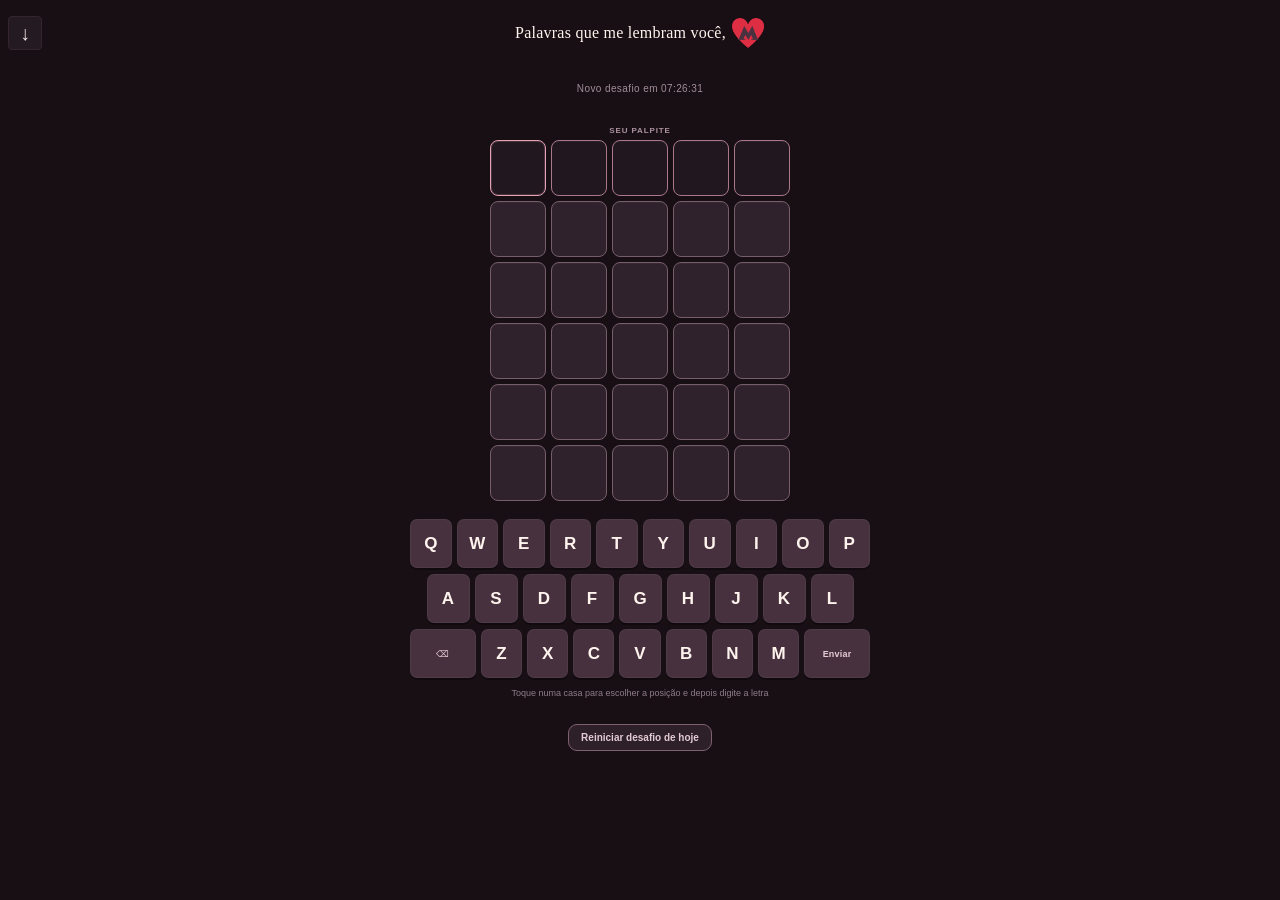
<file: index.html>
<!doctype html>
<html lang="pt-BR">
<head>
  <meta charset="utf-8">
  <meta name="viewport" content="width=device-width, initial-scale=1, viewport-fit=cover">
  <meta name="theme-color" content="#180f15">
  <meta name="description" content="Um jogo de palavras feito com amor, para jogar juntinhos. Uma surpresa nova por dia.">
  <meta name="color-scheme" content="dark">
  <meta name="apple-mobile-web-app-capable" content="yes">
  <meta name="apple-mobile-web-app-title" content="Palavras de Amor">
  <meta name="apple-mobile-web-app-status-bar-style" content="black-translucent">
  <link rel="icon" href="./icon.svg" type="image/svg+xml">
  <link rel="apple-touch-icon" href="./icon.svg">
  <link rel="manifest" href="./manifest.webmanifest">
  <link rel="stylesheet" href="./style.css">
  <script src="./portuguese-words.js" defer></script>
  <script src="./app.js" defer></script>
  <title>Palavras de Amor</title>
</head>
<body>
  <header class="site-header">
    <div class="header-main">
      <a class="brand" href="/" aria-label="Palavras que me lembram você, M">
        <span class="brand-name">Palavras que me lembram você,</span>
        <span class="brand-heart" aria-hidden="true">
          <img class="brand-heart-shape" src="./assets/brand-heart.png" alt="">
          <span class="brand-heart-initial"></span>
        </span>
      </a>
      <button id="mode-menu-toggle" class="mode-menu-toggle" type="button" aria-label="Abrir modos de jogo" aria-expanded="false" aria-controls="levels">
        <span id="mode-menu-arrow" aria-hidden="true">↓</span>
      </button>
      <div class="header-tools">
        <button id="install-button" class="install-button" type="button" hidden>Instalar</button>
      </div>
    </div>
    <nav id="levels" class="mode-tabs" aria-label="Modo de jogo" aria-hidden="true"></nav>
  </header>

  <main class="app-shell">
    <section class="game-card" aria-label="Jogo Palavras de Amor">
      <p id="daily-countdown" class="daily-countdown" aria-live="off"></p>
      <p id="message" class="message" role="status" aria-live="polite"></p>
      <section id="board-wrap" class="board-wrap" aria-label="Tabuleiros do desafio"><div id="boards" class="boards"></div></section>
      <div id="keyboard" class="keyboard" aria-label="Teclado virtual"></div>
      <p class="keyboard-hint" id="keyboard-hint">Toque numa casa para escolher a posição e depois digite a letra</p>
      <section id="love-note" class="love-note" hidden aria-live="polite">
        <div><p class="note-kicker" hidden></p><p id="love-note-label" class="note-label">BILHETE:</p><p id="love-note-text" class="note-text"></p></div>
      </section>
      <div id="share-row" class="share-row" hidden><button id="share-button" class="share-button" type="button"><span aria-hidden="true">↗</span> Compartilhar nosso resultado</button></div>
    </section>
    <div class="reset-actions">
      <button id="reset-game-button" class="reset-game-button" type="button">Reiniciar desafio de hoje</button>
    </div>
  </main>

  <noscript><p class="noscript">Este joguinho precisa de JavaScript para funcionar. Ative-o no navegador e tente de novo. ♥</p></noscript>
</body>
</html>
</file>
<file: style.css>
:root {
  color-scheme: dark;
  --night: #180f15;
  --night-soft: #21151d;
  --plum: #34222e;
  --plum-light: #49313f;
  --rose: #dc829b;
  --rose-light: #f2b6c5;
  --cream: #fff4ed;
  --muted: #c8b2bc;
  --faint: #957e89;
  --gold: #deb979;
  --green: #458f76;
  --yellow: #b8914d;
  --gray: #554650;
  --safe-top: env(safe-area-inset-top, 0px);
  --safe-bottom: env(safe-area-inset-bottom, 0px);
  font-family: "Avenir Next", Avenir, "Segoe UI", sans-serif;
  background: var(--night);
  color: var(--cream);
  font-synthesis: none;
}
* { box-sizing: border-box; }
html { min-height: 100%; background: var(--night); }
body {
  min-height: 100vh;
  min-height: 100svh;
  margin: 0;
  padding: var(--safe-top) 0 var(--safe-bottom);
  overflow-x: hidden;
  background: var(--night);
  color: var(--cream);
  -webkit-tap-highlight-color: transparent;
}
button { color: inherit; font: inherit; }
button:focus-visible, a:focus-visible { outline: 3px solid var(--gold); outline-offset: 3px; }
[hidden] { display: none !important; }
.site-header { position: relative; z-index: 5; width: 100%; margin: 0 auto; }
.header-main { position: relative; display: flex; min-height: 66px; align-items: center; justify-content: center; }
.brand { display: inline-flex; min-width: 0; align-items: center; gap: 5px; color: var(--cream); text-decoration: none; }
.mode-menu-toggle { position: absolute; left: 8px; display: inline-flex; align-items: center; justify-content: center; width: 34px; height: 34px; padding: 0; border: 1px solid #34242e; border-radius: 4px; background: #241a21; color: #f3e1e5; font-size: 20px; line-height: 1; cursor: pointer; }
.brand { position: absolute; left: 50%; transform: translateX(-50%); }
.brand-name { font-family: Georgia, "Times New Roman", serif; font-size: clamp(11px, 4vw, 16px); letter-spacing: .015em; white-space: nowrap; }
.brand-heart { position: relative; display: inline-block; flex: 0 0 34px; width: 34px; height: 30px; }
.brand-heart-shape { display: block; width: 100%; height: 100%; object-fit: contain; }
.brand-heart-initial { position: absolute; top: 50%; left: 50%; width: 61%; height: 54%; background: var(--plum-light); -webkit-mask-image: url("./assets/brand-m.png"); mask-image: url("./assets/brand-m.png"); -webkit-mask-position: center; mask-position: center; -webkit-mask-repeat: no-repeat; mask-repeat: no-repeat; -webkit-mask-size: contain; mask-size: contain; transform: translate(-50%, -50%); }
.header-tools { position: absolute; right: 0; display: flex; align-items: center; gap: 14px; }
.install-button { border: 1px solid #956c7b; border-radius: 99px; padding: 7px 12px; background: #462d3a; color: var(--cream); font-size: 11px; font-weight: 700; cursor: pointer; }
.app-shell { width: min(100% - 32px, 540px); margin: 0 auto; }
.game-card { padding: 17px clamp(13px, 4vw, 24px) 18px; border: 0; border-radius: 0; background: transparent; box-shadow: none; }
.mode-tabs { display: flex; align-items: center; justify-content: flex-start; gap: 2px; width: 100%; max-height: 0; overflow: hidden; margin: 0; padding: 0; border: 0; border-radius: 0; background: transparent; opacity: 0; visibility: hidden; transform: translateY(-8px); transition: max-height .22s ease, opacity .18s ease, transform .22s ease, visibility .22s, margin .22s ease; }
.mode-tabs.open { max-height: 58px; margin-bottom: 10px; padding: 3px 0; background: #242124; opacity: 1; visibility: visible; transform: translateY(0); }
.mode-tab { flex: 0 0 auto; min-width: 0; padding: 8px 16px; border: 0; border-radius: 0; background: transparent; color: #fafaff; font-size: 12px; font-weight: 500; text-transform: lowercase; cursor: pointer; transition: color .18s, opacity .18s; touch-action: manipulation; }
.mode-tab.active { background: transparent; color: #fafaff; opacity: .38; box-shadow: none; }
.mode-tab.done:not(.active) { color: #a8d3bd; }
.mode-tab:disabled { color: #685760; cursor: default; }
.daily-countdown { margin: 0 0 5px; color: #a28c97; font-size: 10px; font-variant-numeric: tabular-nums; letter-spacing: .04em; text-align: center; }
.message { min-height: 21px; margin: 8px 0 3px; color: var(--rose-light); font-size: 11px; font-weight: 650; text-align: center; }
.board-wrap { display: flex; min-height: 323px; align-items: flex-start; justify-content: center; }
.boards { width: 100%; }
.board-grid { display: grid; grid-template-columns: 1fr; justify-items: center; gap: 14px; }
.board-grid.duet, .board-grid.quartet { grid-template-columns: repeat(2, minmax(0, 1fr)); gap: 12px 8px; }
.answer-card { min-width: 0; text-align: center; }
.answer-label { margin: 0 0 5px; color: #ac929e; font-size: 8px; font-weight: 800; letter-spacing: .11em; }
.board { --tile-size: clamp(44px, 12.8vw, 56px); --tile-gap: 5px; display: grid; gap: var(--tile-gap); width: max-content; margin: 0 auto; }
.board-grid.duet .board { --tile-gap: 3px; width: 100%; max-width: 212px; }
.board-grid.duet .answer-card { width: 100%; }
.board-grid.duet .board-row { width: 100%; grid-template-columns: repeat(5, minmax(0, 1fr)); }
.board-grid.duet .tile { width: 100%; height: auto; aspect-ratio: 1; }
.board-grid.quartet .board { --tile-size: clamp(22px, 7.3vw, 34px); --tile-gap: 2px; }
.board-row { display: grid; grid-template-columns: repeat(5, var(--tile-size)); gap: var(--tile-gap); }
.tile { width: var(--tile-size); height: var(--tile-size); display: grid; place-items: center; border: 1px solid #755d69; border-radius: 8px; background: #30222c; color: var(--cream); font-size: clamp(16px, 7vw, 25px); font-weight: 800; line-height: 1; box-shadow: inset 0 1px #ffffff08; transition: transform .12s, border-color .15s, background .18s; }
.board-grid.duet .tile { border-radius: 6px; font-size: clamp(14px, 5.5vw, 20px); }
.board-grid.quartet .tile { border-radius: 5px; font-size: clamp(12px, 4.5vw, 16px); }
.tile.current { border-color: #a97889; background: #21171e; cursor: pointer; }
.tile.current.filled { border-color: #d890a5; background: #30222c; }
.tile.current.cursor { border-color: #e5a0b3; box-shadow: inset 0 0 0 1px #e5a0b333; }
.tile.filled { border-color: #d890a5; transform: scale(1.035); }
.tile.correct, .key.correct { border-color: var(--green); background: var(--green); color: #fff; }
.tile.present, .key.present { border-color: var(--yellow); background: var(--yellow); color: #fff; }
.tile.absent, .key.absent { border-color: var(--gray); background: var(--gray); color: #c9b9c1; }
.answer-result { min-height: 17px; margin: 4px 0 0; color: #b9dec9; font-size: 10px; font-weight: 800; letter-spacing: .04em; }
.board-grid.quartet .answer-result { font-size: 8px; }
.keyboard { display: flex; flex-direction: column; gap: 6px; width: min(100%, 460px); margin: 18px auto 0; touch-action: manipulation; }
.key-row { display: flex; justify-content: center; gap: clamp(3px, 1vw, 5px); }
.key { flex: 1 1 0; min-width: 0; max-width: 43px; height: clamp(42px, 6.3vh, 49px); padding: 0 2px; border: 1px solid #ffffff0b; border-radius: 7px; background: #47313f; color: var(--cream); font-size: clamp(14px, 4.3vw, 17px); font-weight: 750; cursor: pointer; box-shadow: 0 2px 0 #100a0f; touch-action: manipulation; }
.key.wide { flex: 1.7 1 0; max-width: 68px; color: #e7cbd4; font-size: 9px; letter-spacing: .025em; }
.key:active { transform: translateY(1px) scale(.97); box-shadow: 0 1px 0 #100a0f; }
.keyboard-hint { margin: 10px 0 0; color: #8f7c86; font-size: 9px; text-align: center; }
#love-note, #love-note > div { border: 0 !important; border-radius: 0 !important; box-shadow: none !important; outline: 0 !important; }
#love-note { display: block; width: 100%; margin: 18px 0 0; padding: 0 !important; background: var(--night) !important; color: #f3e1e5; text-align: center; animation: note-in .35s ease-out both; }
#love-note > div { padding: 0; background: var(--night) !important; }
.note-kicker { margin: 1px 0 5px; color: inherit; font-size: 8px; font-weight: 850; letter-spacing: .15em; }
.note-label { margin: 1px 0 5px; color: inherit; font-size: 8px; font-weight: 850; letter-spacing: .15em; }
.note-text { margin: 0; color: inherit; font-family: Georgia, "Times New Roman", serif; font-size: 13px; line-height: 1.55; }
.share-row { margin-top: 12px; text-align: center; }
.share-button { padding: 9px 14px; border: 1px solid #9f7483; border-radius: 99px; background: #4a303d; color: #fbe8ed; font-size: 10px; font-weight: 750; cursor: pointer; touch-action: manipulation; }
.share-button span { margin-right: 5px; color: var(--rose-light); }
.noscript { width: min(100% - 30px, 500px); margin: 25px auto; color: var(--rose-light); text-align: center; }
@keyframes note-in { from { opacity: 0; transform: translateY(7px); } to { opacity: 1; transform: translateY(0); } }
@media (max-width: 430px) {
  .header-main { min-height: 58px; }
  .header-tools { gap: 10px; }
  .app-shell { width: calc(100% - 24px); }
  .game-card { padding: 14px 11px 15px; }
  .mode-tab { padding: 9px 2px; font-size: 11px; }
  .board-wrap { min-height: 299px; }
  .board-grid.quartet .board { --tile-size: clamp(21px, 7.3vw, 30px); }
}
@media (max-height: 740px) and (max-width: 600px) {
  .board-wrap { min-height: 0; }
  .keyboard-hint { margin-top: 7px; }
}
@media (prefers-reduced-motion: reduce) {
  *, *::before, *::after { scroll-behavior: auto !important; animation-duration: .01ms !important; transition-duration: .01ms !important; }
}

.reset-actions { display: flex; justify-content: center; margin: 8px auto 0; }
.reset-game-button { padding: 7px 12px; border: 1px solid #80606e; border-radius: 9px; background: #2d2029; color: #e3cad3; font-size: 10px; font-weight: 700; cursor: pointer; }
.reset-game-button:hover { border-color: var(--rose); background: #412b39; }
</file>
